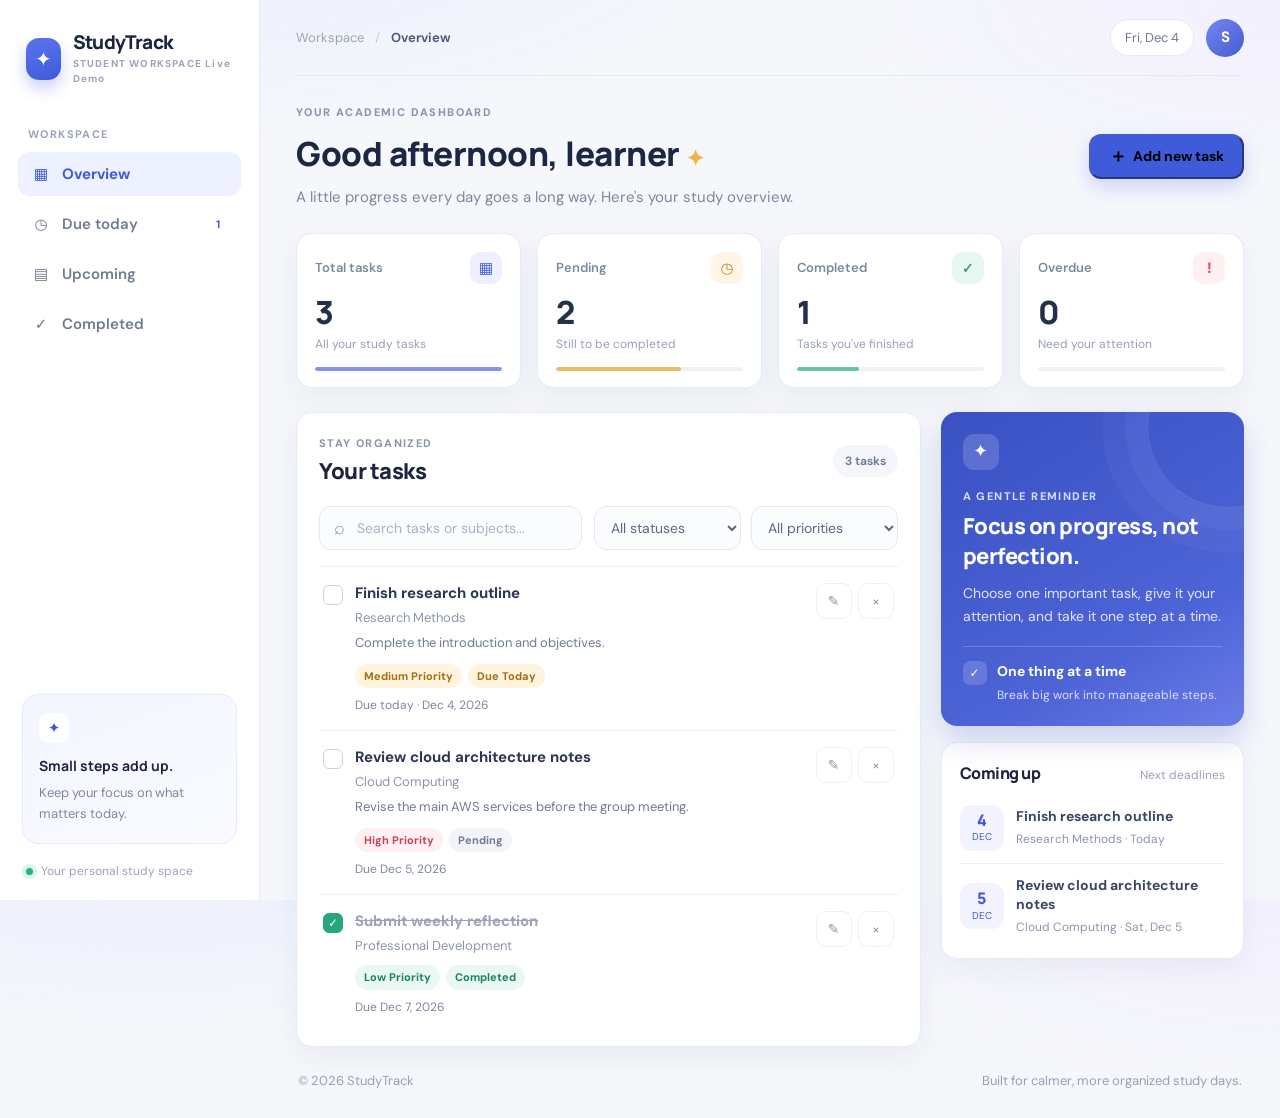
<file: index.html>
<!doctype html>
<html lang="en">
<head>
  <meta charset="utf-8">
  <meta name="viewport" content="width=device-width, initial-scale=1">
  <meta name="theme-color" content="#3b5bdb">
  <meta name="description" content="Organize student tasks and deadlines with StudyTrack.">
  <title>StudyTrack — Student Task & Deadline Tracker</title>
  <link rel="preconnect" href="https://fonts.googleapis.com">
  <link rel="preconnect" href="https://fonts.gstatic.com" crossorigin>
  <link href="https://fonts.googleapis.com/css2?family=DM+Sans:wght@400;500;600;700&family=Manrope:wght@500;600;700;800&display=swap" rel="stylesheet">
  <link rel="stylesheet" href="css/style.css">
</head>
<body>
  <a class="skip-link" href="#taskList">Skip to tasks</a>
  <div class="sidebar-overlay" id="sidebarOverlay"></div>

  <div class="app-shell">
    <aside class="sidebar" id="sidebar">
      <a class="brand" href="#">
        <span class="brand-mark" aria-hidden="true">✦</span>
        <span class="brand-text">
          <strong>StudyTrack</strong>
          <small>STUDENT WORKSPACE Live Demo</small>
        </span>
      </a>

      <div class="sidebar-label">WORKSPACE</div>
      <nav class="side-nav" aria-label="Main navigation">
        <button class="nav-item active" type="button" data-view="all">
          <span class="nav-icon" aria-hidden="true">▦</span>
          <span>Overview</span>
        </button>
        <button class="nav-item" type="button" data-view="today">
          <span class="nav-icon" aria-hidden="true">◷</span>
          <span>Due today</span>
          <b id="todayNavCount">0</b>
        </button>
        <button class="nav-item" type="button" data-view="upcoming">
          <span class="nav-icon" aria-hidden="true">▤</span>
          <span>Upcoming</span>
        </button>
        <button class="nav-item" type="button" data-view="completed">
          <span class="nav-icon" aria-hidden="true">✓</span>
          <span>Completed</span>
        </button>
      </nav>

      <div class="sidebar-note">
        <div class="note-icon" aria-hidden="true">✦</div>
        <strong>Small steps add up.</strong>
        <p>Keep your focus on what matters today.</p>
      </div>
      <div class="sidebar-bottom">
        <span class="online-dot" aria-hidden="true"></span>
        Your personal study space
      </div>
    </aside>

    <main class="main-content">
      <header class="topbar">
        <button class="mobile-menu" id="mobileMenu" type="button" aria-label="Toggle navigation" aria-expanded="false" aria-controls="sidebar">☰</button>
        <div class="breadcrumb-text">Workspace <span>/</span> <strong id="pageHeading">Overview</strong></div>
        <div class="topbar-right">
          <span class="date-pill" id="todayDate">Today</span>
          <button class="avatar" id="focusButton" type="button" aria-label="Show focus tip">S</button>
        </div>
      </header>

      <section class="welcome-row">
        <div class="welcome-copy">
          <p class="eyebrow">YOUR ACADEMIC DASHBOARD</p>
          <h1 id="greeting">Good day, learner <span class="wave" aria-hidden="true">✦</span></h1>
          <p class="welcome-subtitle">A little progress every day goes a long way. Here's your study overview.</p>
        </div>
        <button class="btn btn-primary add-main-btn" id="openAddTask" type="button">
          <span class="plus" aria-hidden="true">＋</span> Add new task
        </button>
      </section>

      <section class="stats-grid" aria-label="Task summary">
        <button class="stat-card stat-total" type="button" data-stat-filter="all">
          <div class="stat-top"><span>Total tasks</span><span class="stat-icon" aria-hidden="true">▦</span></div>
          <div class="stat-number" id="totalCount">0</div>
          <div class="stat-foot">All your study tasks</div>
          <div class="stat-line"><span id="totalBar"></span></div>
        </button>
        <button class="stat-card stat-pending" type="button" data-stat-filter="pending">
          <div class="stat-top"><span>Pending</span><span class="stat-icon" aria-hidden="true">◷</span></div>
          <div class="stat-number" id="pendingCount">0</div>
          <div class="stat-foot">Still to be completed</div>
          <div class="stat-line"><span id="pendingBar"></span></div>
        </button>
        <button class="stat-card stat-done" type="button" data-stat-filter="completed">
          <div class="stat-top"><span>Completed</span><span class="stat-icon" aria-hidden="true">✓</span></div>
          <div class="stat-number" id="completedCount">0</div>
          <div class="stat-foot">Tasks you've finished</div>
          <div class="stat-line"><span id="completedBar"></span></div>
        </button>
        <button class="stat-card stat-overdue" type="button" data-stat-filter="overdue">
          <div class="stat-top"><span>Overdue</span><span class="stat-icon" aria-hidden="true">!</span></div>
          <div class="stat-number" id="overdueCount">0</div>
          <div class="stat-foot">Need your attention</div>
          <div class="stat-line"><span id="overdueBar"></span></div>
        </button>
      </section>

      <section class="content-grid">
        <div class="tasks-panel panel">
          <div class="panel-heading">
            <div>
              <p class="eyebrow">STAY ORGANIZED</p>
              <h2 id="taskSectionTitle">Your tasks</h2>
            </div>
            <span class="task-total-badge" id="visibleTaskCount">0 tasks</span>
          </div>

          <div class="toolbar">
            <label class="search-wrap" for="searchInput">
              <span aria-hidden="true">⌕</span>
              <input id="searchInput" type="search" placeholder="Search tasks or subjects..." aria-label="Search tasks">
            </label>
            <div class="filter-row">
              <select id="statusFilter" class="form-select" aria-label="Filter by status">
                <option value="all">All statuses</option>
                <option value="pending">Pending</option>
                <option value="completed">Completed</option>
                <option value="overdue">Overdue</option>
                <option value="today">Due today</option>
              </select>
              <select id="priorityFilter" class="form-select" aria-label="Filter by priority">
                <option value="all">All priorities</option>
                <option value="high">High priority</option>
                <option value="medium">Medium priority</option>
                <option value="low">Low priority</option>
              </select>
            </div>
          </div>

          <div id="taskList" class="task-list" aria-live="polite"></div>
          <div id="emptyState" class="empty-state">
            <div class="empty-illustration" aria-hidden="true">✎</div>
            <h3>Your next win starts here</h3>
            <p>Add your first task to bring your study plan together in one place.</p>
            <button class="btn btn-outline-primary" id="emptyAddTask" type="button">Create your first task</button>
          </div>
        </div>

        <aside class="right-column">
          <section class="focus-card">
            <div class="focus-orb" aria-hidden="true">✦</div>
            <p class="eyebrow">A GENTLE REMINDER</p>
            <h2>Focus on progress, not perfection.</h2>
            <p>Choose one important task, give it your attention, and take it one step at a time.</p>
            <div class="focus-divider"></div>
            <div class="focus-tip">
              <span aria-hidden="true">✓</span>
              <div>
                <strong>One thing at a time</strong>
                <small>Break big work into manageable steps.</small>
              </div>
            </div>
          </section>
          <section class="panel upcoming-panel">
            <div class="mini-panel-heading">
              <h3>Coming up</h3>
              <span>Next deadlines</span>
            </div>
            <div id="upcomingList" class="upcoming-list"></div>
          </section>
        </aside>
      </section>

      <footer class="footer">
        <span>© <span id="year"></span> StudyTrack</span>
        <span>Built for calmer, more organized study days.</span>
      </footer>
    </main>
  </div>

  <div class="modal" id="taskModal" tabindex="-1" role="dialog" aria-labelledby="taskModalLabel" aria-hidden="true">
    <div class="modal-dialog modal-dialog-centered">
      <div class="modal-content task-modal-content">
        <div class="modal-header">
          <div>
            <p class="eyebrow mb-1">MAKE A PLAN</p>
            <h2 class="modal-title" id="taskModalLabel">Add a new task</h2>
          </div>
          <button type="button" class="btn-close" data-close-modal aria-label="Close"></button>
        </div>
        <form id="taskForm" novalidate>
          <div class="modal-body">
            <input type="hidden" id="taskId">
            <div class="field">
              <label for="taskTitle" class="form-label">Task title <span class="required">*</span></label>
              <input id="taskTitle" class="form-control" maxlength="120" placeholder="e.g. Prepare research presentation" required>
              <div class="invalid-feedback">Please enter a task title.</div>
            </div>
            <div class="field">
              <label for="taskSubject" class="form-label">Subject or course <span class="required">*</span></label>
              <input id="taskSubject" class="form-control" maxlength="80" placeholder="e.g. Cloud Computing" required>
              <div class="invalid-feedback">Please enter a subject or course.</div>
            </div>
            <div class="field-row">
              <div class="field">
                <label for="taskDueDate" class="form-label">Due date <span class="required">*</span></label>
                <input type="date" id="taskDueDate" class="form-control" required>
                <div class="invalid-feedback">Choose a due date.</div>
              </div>
              <div class="field">
                <label for="taskPriority" class="form-label">Priority</label>
                <select id="taskPriority" class="form-select">
                  <option value="medium">Medium</option>
                  <option value="high">High</option>
                  <option value="low">Low</option>
                </select>
              </div>
            </div>
            <div class="field">
              <div class="label-row">
                <label for="taskDescription" class="form-label">Notes <span class="optional">(optional)</span></label>
                <span class="char-count" id="notesCount">0 / 500</span>
              </div>
              <textarea id="taskDescription" class="form-control" rows="3" maxlength="500" placeholder="Add a few details to help you get started..."></textarea>
            </div>
            <div id="formError" class="form-error" role="alert"></div>
          </div>
          <div class="modal-footer">
            <button type="button" class="btn btn-light" data-close-modal>Cancel</button>
            <button type="submit" class="btn btn-primary" id="saveTaskBtn">Save task →</button>
          </div>
        </form>
      </div>
    </div>
  </div>

  <div class="toast-container position-fixed bottom-0 end-0 p-3">
    <div id="appToast" class="toast align-items-center border-0" role="status" aria-live="polite" aria-atomic="true">
      <div class="d-flex">
        <div class="toast-body" id="toastMessage">Task saved.</div>
        <button type="button" class="btn-close me-2 m-auto" id="toastClose" aria-label="Close"></button>
      </div>
    </div>
  </div>

  <script src="js/app.js"></script>
</body>
</html>
</file>
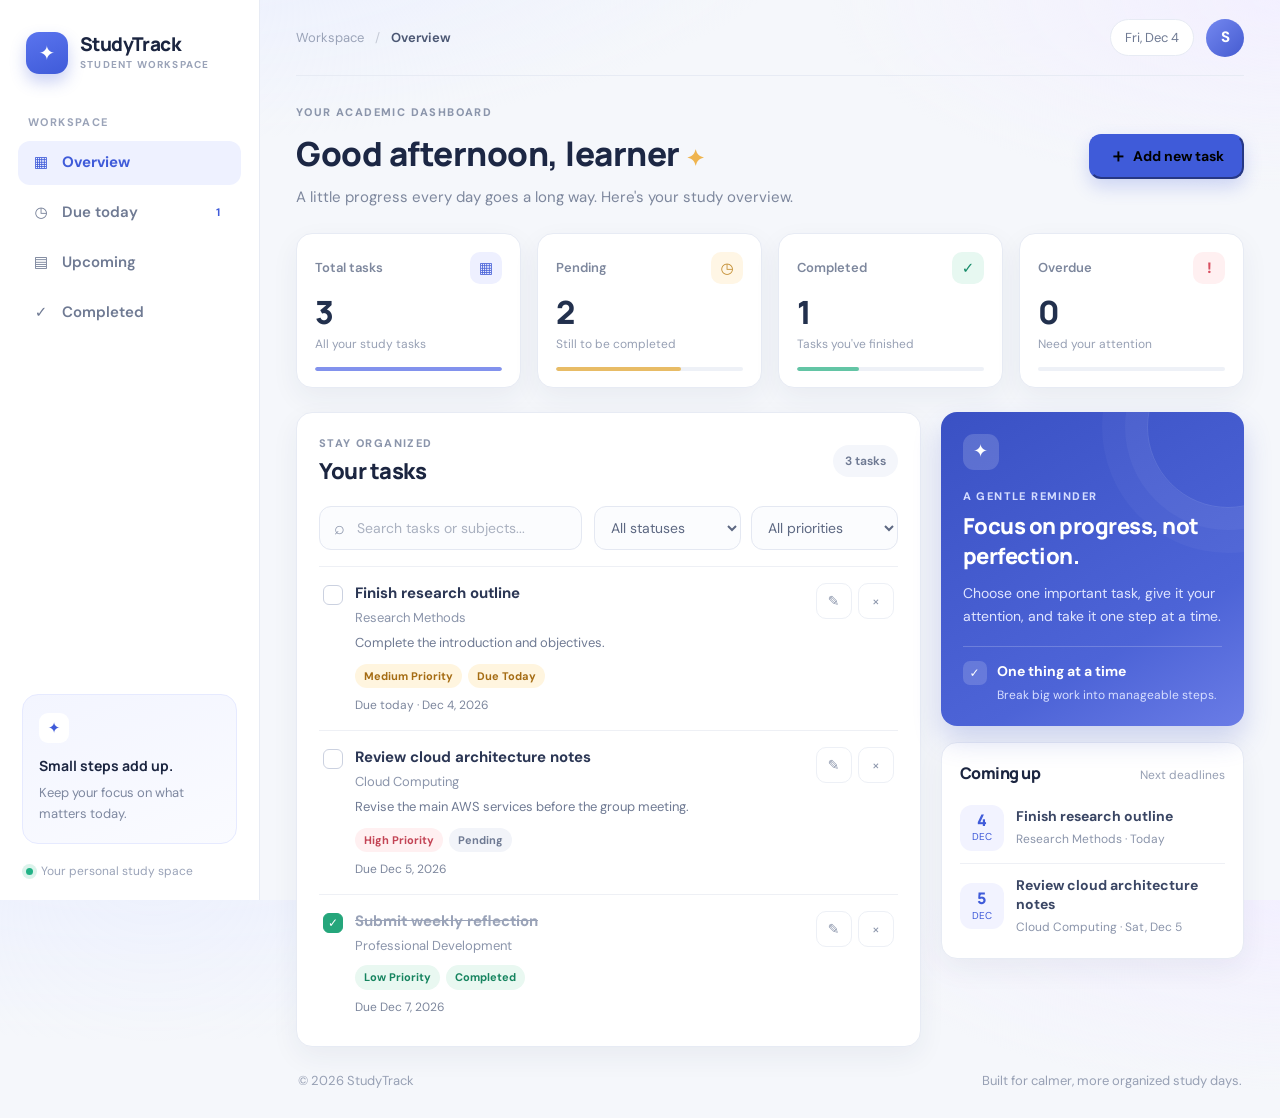
<file: studytrack/index.html>
<!doctype html>
<html lang="en">
<head>
  <meta charset="utf-8">
  <meta name="viewport" content="width=device-width, initial-scale=1">
  <meta name="theme-color" content="#3b5bdb">
  <meta name="description" content="Organize student tasks and deadlines with StudyTrack.">
  <title>StudyTrack — Student Task & Deadline Tracker</title>
  <link rel="preconnect" href="https://fonts.googleapis.com">
  <link rel="preconnect" href="https://fonts.gstatic.com" crossorigin>
  <link href="https://fonts.googleapis.com/css2?family=DM+Sans:wght@400;500;600;700&family=Manrope:wght@500;600;700;800&display=swap" rel="stylesheet">
  <link rel="stylesheet" href="css/style.css">
</head>
<body>
  <a class="skip-link" href="#taskList">Skip to tasks</a>
  <div class="sidebar-overlay" id="sidebarOverlay"></div>

  <div class="app-shell">
    <aside class="sidebar" id="sidebar">
      <a class="brand" href="#">
        <span class="brand-mark" aria-hidden="true">✦</span>
        <span class="brand-text">
          <strong>StudyTrack</strong>
          <small>STUDENT WORKSPACE</small>
        </span>
      </a>

      <div class="sidebar-label">WORKSPACE</div>
      <nav class="side-nav" aria-label="Main navigation">
        <button class="nav-item active" type="button" data-view="all">
          <span class="nav-icon" aria-hidden="true">▦</span>
          <span>Overview</span>
        </button>
        <button class="nav-item" type="button" data-view="today">
          <span class="nav-icon" aria-hidden="true">◷</span>
          <span>Due today</span>
          <b id="todayNavCount">0</b>
        </button>
        <button class="nav-item" type="button" data-view="upcoming">
          <span class="nav-icon" aria-hidden="true">▤</span>
          <span>Upcoming</span>
        </button>
        <button class="nav-item" type="button" data-view="completed">
          <span class="nav-icon" aria-hidden="true">✓</span>
          <span>Completed</span>
        </button>
      </nav>

      <div class="sidebar-note">
        <div class="note-icon" aria-hidden="true">✦</div>
        <strong>Small steps add up.</strong>
        <p>Keep your focus on what matters today.</p>
      </div>
      <div class="sidebar-bottom">
        <span class="online-dot" aria-hidden="true"></span>
        Your personal study space
      </div>
    </aside>

    <main class="main-content">
      <header class="topbar">
        <button class="mobile-menu" id="mobileMenu" type="button" aria-label="Toggle navigation" aria-expanded="false" aria-controls="sidebar">☰</button>
        <div class="breadcrumb-text">Workspace <span>/</span> <strong id="pageHeading">Overview</strong></div>
        <div class="topbar-right">
          <span class="date-pill" id="todayDate">Today</span>
          <button class="avatar" id="focusButton" type="button" aria-label="Show focus tip">S</button>
        </div>
      </header>

      <section class="welcome-row">
        <div class="welcome-copy">
          <p class="eyebrow">YOUR ACADEMIC DASHBOARD</p>
          <h1 id="greeting">Good day, learner <span class="wave" aria-hidden="true">✦</span></h1>
          <p class="welcome-subtitle">A little progress every day goes a long way. Here's your study overview.</p>
        </div>
        <button class="btn btn-primary add-main-btn" id="openAddTask" type="button">
          <span class="plus" aria-hidden="true">＋</span> Add new task
        </button>
      </section>

      <section class="stats-grid" aria-label="Task summary">
        <button class="stat-card stat-total" type="button" data-stat-filter="all">
          <div class="stat-top"><span>Total tasks</span><span class="stat-icon" aria-hidden="true">▦</span></div>
          <div class="stat-number" id="totalCount">0</div>
          <div class="stat-foot">All your study tasks</div>
          <div class="stat-line"><span id="totalBar"></span></div>
        </button>
        <button class="stat-card stat-pending" type="button" data-stat-filter="pending">
          <div class="stat-top"><span>Pending</span><span class="stat-icon" aria-hidden="true">◷</span></div>
          <div class="stat-number" id="pendingCount">0</div>
          <div class="stat-foot">Still to be completed</div>
          <div class="stat-line"><span id="pendingBar"></span></div>
        </button>
        <button class="stat-card stat-done" type="button" data-stat-filter="completed">
          <div class="stat-top"><span>Completed</span><span class="stat-icon" aria-hidden="true">✓</span></div>
          <div class="stat-number" id="completedCount">0</div>
          <div class="stat-foot">Tasks you've finished</div>
          <div class="stat-line"><span id="completedBar"></span></div>
        </button>
        <button class="stat-card stat-overdue" type="button" data-stat-filter="overdue">
          <div class="stat-top"><span>Overdue</span><span class="stat-icon" aria-hidden="true">!</span></div>
          <div class="stat-number" id="overdueCount">0</div>
          <div class="stat-foot">Need your attention</div>
          <div class="stat-line"><span id="overdueBar"></span></div>
        </button>
      </section>

      <section class="content-grid">
        <div class="tasks-panel panel">
          <div class="panel-heading">
            <div>
              <p class="eyebrow">STAY ORGANIZED</p>
              <h2 id="taskSectionTitle">Your tasks</h2>
            </div>
            <span class="task-total-badge" id="visibleTaskCount">0 tasks</span>
          </div>

          <div class="toolbar">
            <label class="search-wrap" for="searchInput">
              <span aria-hidden="true">⌕</span>
              <input id="searchInput" type="search" placeholder="Search tasks or subjects..." aria-label="Search tasks">
            </label>
            <div class="filter-row">
              <select id="statusFilter" class="form-select" aria-label="Filter by status">
                <option value="all">All statuses</option>
                <option value="pending">Pending</option>
                <option value="completed">Completed</option>
                <option value="overdue">Overdue</option>
                <option value="today">Due today</option>
              </select>
              <select id="priorityFilter" class="form-select" aria-label="Filter by priority">
                <option value="all">All priorities</option>
                <option value="high">High priority</option>
                <option value="medium">Medium priority</option>
                <option value="low">Low priority</option>
              </select>
            </div>
          </div>

          <div id="taskList" class="task-list" aria-live="polite"></div>
          <div id="emptyState" class="empty-state">
            <div class="empty-illustration" aria-hidden="true">✎</div>
            <h3>Your next win starts here</h3>
            <p>Add your first task to bring your study plan together in one place.</p>
            <button class="btn btn-outline-primary" id="emptyAddTask" type="button">Create your first task</button>
          </div>
        </div>

        <aside class="right-column">
          <section class="focus-card">
            <div class="focus-orb" aria-hidden="true">✦</div>
            <p class="eyebrow">A GENTLE REMINDER</p>
            <h2>Focus on progress, not perfection.</h2>
            <p>Choose one important task, give it your attention, and take it one step at a time.</p>
            <div class="focus-divider"></div>
            <div class="focus-tip">
              <span aria-hidden="true">✓</span>
              <div>
                <strong>One thing at a time</strong>
                <small>Break big work into manageable steps.</small>
              </div>
            </div>
          </section>
          <section class="panel upcoming-panel">
            <div class="mini-panel-heading">
              <h3>Coming up</h3>
              <span>Next deadlines</span>
            </div>
            <div id="upcomingList" class="upcoming-list"></div>
          </section>
        </aside>
      </section>

      <footer class="footer">
        <span>© <span id="year"></span> StudyTrack</span>
        <span>Built for calmer, more organized study days.</span>
      </footer>
    </main>
  </div>

  <div class="modal" id="taskModal" tabindex="-1" role="dialog" aria-labelledby="taskModalLabel" aria-hidden="true">
    <div class="modal-dialog modal-dialog-centered">
      <div class="modal-content task-modal-content">
        <div class="modal-header">
          <div>
            <p class="eyebrow mb-1">MAKE A PLAN</p>
            <h2 class="modal-title" id="taskModalLabel">Add a new task</h2>
          </div>
          <button type="button" class="btn-close" data-close-modal aria-label="Close"></button>
        </div>
        <form id="taskForm" novalidate>
          <div class="modal-body">
            <input type="hidden" id="taskId">
            <div class="field">
              <label for="taskTitle" class="form-label">Task title <span class="required">*</span></label>
              <input id="taskTitle" class="form-control" maxlength="120" placeholder="e.g. Prepare research presentation" required>
              <div class="invalid-feedback">Please enter a task title.</div>
            </div>
            <div class="field">
              <label for="taskSubject" class="form-label">Subject or course <span class="required">*</span></label>
              <input id="taskSubject" class="form-control" maxlength="80" placeholder="e.g. Cloud Computing" required>
              <div class="invalid-feedback">Please enter a subject or course.</div>
            </div>
            <div class="field-row">
              <div class="field">
                <label for="taskDueDate" class="form-label">Due date <span class="required">*</span></label>
                <input type="date" id="taskDueDate" class="form-control" required>
                <div class="invalid-feedback">Choose a due date.</div>
              </div>
              <div class="field">
                <label for="taskPriority" class="form-label">Priority</label>
                <select id="taskPriority" class="form-select">
                  <option value="medium">Medium</option>
                  <option value="high">High</option>
                  <option value="low">Low</option>
                </select>
              </div>
            </div>
            <div class="field">
              <div class="label-row">
                <label for="taskDescription" class="form-label">Notes <span class="optional">(optional)</span></label>
                <span class="char-count" id="notesCount">0 / 500</span>
              </div>
              <textarea id="taskDescription" class="form-control" rows="3" maxlength="500" placeholder="Add a few details to help you get started..."></textarea>
            </div>
            <div id="formError" class="form-error" role="alert"></div>
          </div>
          <div class="modal-footer">
            <button type="button" class="btn btn-light" data-close-modal>Cancel</button>
            <button type="submit" class="btn btn-primary" id="saveTaskBtn">Save task →</button>
          </div>
        </form>
      </div>
    </div>
  </div>

  <div class="toast-container position-fixed bottom-0 end-0 p-3">
    <div id="appToast" class="toast align-items-center border-0" role="status" aria-live="polite" aria-atomic="true">
      <div class="d-flex">
        <div class="toast-body" id="toastMessage">Task saved.</div>
        <button type="button" class="btn-close me-2 m-auto" id="toastClose" aria-label="Close"></button>
      </div>
    </div>
  </div>

  <script src="js/app.js"></script>
</body>
</html>
</file>
<file: css/style.css>
:root {
  --ink: #1b2540;
  --muted: #7a849c;
  --primary: #3f5bd9;
  --primary-dark: #3148bc;
  --primary-soft: #eef1ff;
  --line: #e7ebf4;
  --canvas: #f5f7fb;
  --card: #ffffff;
  --shadow: 0 10px 28px rgba(31, 45, 90, 0.06);
  --radius: 16px;
  --control-h: 44px;
  --sidebar-w: 260px;
}

* { box-sizing: border-box; }

html, body { height: 100%; }

body {
  margin: 0;
  background:
    radial-gradient(1200px 420px at 12% -10%, #e9eeff 0%, transparent 55%),
    radial-gradient(900px 380px at 100% 0%, #f3f0ff 0%, transparent 50%),
    var(--canvas);
  color: var(--ink);
  font-family: 'DM Sans', 'Segoe UI', system-ui, sans-serif;
  font-size: 15px;
  line-height: 1.5;
}

button, input, select, textarea { font: inherit; }

.skip-link {
  position: absolute;
  left: 12px;
  top: -40px;
  z-index: 2000;
  background: var(--primary);
  color: #fff;
  padding: 8px 12px;
  border-radius: 8px;
}

.skip-link:focus { top: 12px; }

.app-shell { min-height: 100vh; }

/* Sidebar */
.sidebar {
  width: var(--sidebar-w);
  position: fixed;
  inset: 0 auto 0 0;
  background: var(--card);
  border-right: 1px solid var(--line);
  padding: 28px 18px 20px;
  display: flex;
  flex-direction: column;
  z-index: 1040;
  transition: transform 0.25s ease;
}

.brand {
  display: flex;
  gap: 12px;
  align-items: center;
  padding: 4px 8px;
  text-decoration: none;
  color: var(--ink);
}

.brand-mark {
  display: grid;
  place-items: center;
  width: 42px;
  height: 42px;
  border-radius: 13px;
  background: linear-gradient(160deg, #5a74ee, var(--primary));
  color: #fff;
  font-size: 20px;
  box-shadow: 0 8px 16px rgba(63, 91, 217, 0.28);
}

.brand-text strong {
  display: block;
  font-family: Manrope, sans-serif;
  font-size: 19px;
  font-weight: 800;
  letter-spacing: -0.6px;
  line-height: 1.1;
}

.brand-text small {
  display: block;
  color: #9aa3b8;
  font-size: 10px;
  letter-spacing: 1.2px;
  margin-top: 3px;
  font-weight: 700;
}

.sidebar-label {
  margin: 36px 10px 10px;
  font-size: 11px;
  letter-spacing: 1.4px;
  color: #9aa3b8;
  font-weight: 700;
}

.side-nav { display: grid; gap: 6px; }

.nav-item {
  border: 0;
  border-radius: 12px;
  background: transparent;
  min-height: 44px;
  padding: 10px 12px;
  text-align: left;
  color: #6f7a93;
  font-weight: 600;
  display: flex;
  align-items: center;
  gap: 10px;
  width: 100%;
  cursor: pointer;
}

.nav-item span:not(.nav-icon) { flex: 1; }

.nav-icon {
  width: 22px;
  text-align: center;
  flex: 0 0 22px;
}

.nav-item:hover,
.nav-item:focus-visible {
  color: var(--primary);
  background: var(--primary-soft);
  outline: none;
}

.nav-item.active {
  color: var(--primary);
  background: var(--primary-soft);
  font-weight: 700;
}

.nav-item b {
  min-width: 22px;
  text-align: center;
  font-size: 11px;
  background: #fff;
  color: var(--primary);
  border-radius: 999px;
  padding: 2px 7px;
  line-height: 1.5;
}

.sidebar-note {
  margin: auto 4px 18px;
  padding: 18px 16px;
  border-radius: 16px;
  background: linear-gradient(160deg, #f3f5ff, #fafbff);
  border: 1px solid #e6eaff;
}

.note-icon {
  width: 30px;
  height: 30px;
  display: grid;
  place-items: center;
  background: #fff;
  color: var(--primary);
  border-radius: 9px;
  margin-bottom: 12px;
}

.sidebar-note strong {
  font-family: Manrope, sans-serif;
  font-size: 14px;
  font-weight: 700;
}

.sidebar-note p {
  color: #7e88a0;
  line-height: 1.6;
  font-size: 13px;
  margin: 6px 0 0;
}

.sidebar-bottom {
  color: #9aa3b8;
  font-size: 12px;
  padding: 0 8px;
  display: flex;
  align-items: center;
  gap: 8px;
}

.online-dot {
  width: 7px;
  height: 7px;
  background: #22b286;
  border-radius: 50%;
  box-shadow: 0 0 0 4px rgba(34, 178, 134, 0.16);
}

.sidebar-overlay {
  display: none;
  position: fixed;
  inset: 0;
  background: rgba(20, 28, 52, 0.38);
  z-index: 1035;
  pointer-events: none;
}

.sidebar-overlay.is-visible {
  display: block;
  pointer-events: auto;
}

/* Main */
.main-content {
  margin-left: var(--sidebar-w);
  min-height: 100vh;
  padding: 0 36px 28px;
  max-width: 1480px;
}

.topbar {
  height: 76px;
  display: flex;
  align-items: center;
  justify-content: space-between;
  gap: 16px;
  border-bottom: 1px solid var(--line);
}

.breadcrumb-text {
  color: #9aa3b8;
  font-size: 13px;
  min-width: 0;
}

.breadcrumb-text span { padding: 0 8px; color: #c5cad6; }
.breadcrumb-text strong { color: #4b5773; font-weight: 650; }

.topbar-right {
  display: flex;
  align-items: center;
  gap: 12px;
  margin-left: auto;
}

.date-pill {
  border: 1px solid var(--line);
  color: #6f7a93;
  border-radius: 999px;
  padding: 8px 14px;
  font-size: 13px;
  background: #fff;
  white-space: nowrap;
}

.avatar {
  border: 0;
  width: 38px;
  height: 38px;
  border-radius: 50%;
  color: #fff;
  background: linear-gradient(135deg, #7488f0, #455bd0);
  font-weight: 800;
  cursor: pointer;
}

.avatar:hover,
.avatar:focus-visible {
  transform: translateY(-1px);
  outline: none;
  box-shadow: 0 0 0 3px #d9e0ff;
}

.mobile-menu {
  display: none;
  border: 1px solid var(--line);
  background: #fff;
  border-radius: 10px;
  width: 40px;
  height: 40px;
  align-items: center;
  justify-content: center;
  cursor: pointer;
}

.welcome-row {
  display: flex;
  justify-content: space-between;
  align-items: center;
  gap: 20px;
  padding: 28px 0 24px;
}

.welcome-copy { min-width: 0; }

.eyebrow {
  color: #8b95ab;
  font-size: 11px;
  font-weight: 800;
  letter-spacing: 1.4px;
  margin: 0 0 8px;
}

h1, h2, h3 {
  font-family: Manrope, sans-serif;
  letter-spacing: -0.5px;
}

.welcome-row h1 {
  font-size: clamp(26px, 2.6vw, 34px);
  font-weight: 800;
  margin: 0;
  color: #1c2744;
}

.wave { font-size: 22px; color: #efb44e; }

.welcome-subtitle {
  color: #7d879d;
  margin: 8px 0 0;
  font-size: 15px;
  max-width: 540px;
}

.btn {
  border-radius: 12px;
  font-weight: 700;
  font-size: 14px;
  min-height: var(--control-h);
  padding: 10px 18px;
  display: inline-flex;
  align-items: center;
  justify-content: center;
  gap: 6px;
}

.btn-primary {
  background: var(--primary);
  border-color: var(--primary);
  box-shadow: 0 8px 18px rgba(63, 91, 217, 0.22);
}

.btn-primary:hover,
.btn-primary:focus {
  background: var(--primary-dark);
  border-color: var(--primary-dark);
}

.add-main-btn {
  white-space: nowrap;
  flex: 0 0 auto;
  padding: 10px 18px;
}

.plus {
  font-size: 18px;
  line-height: 1;
}

/* Stats */
.stats-grid {
  display: grid;
  grid-template-columns: repeat(4, minmax(0, 1fr));
  gap: 16px;
  margin-bottom: 24px;
}

.stat-card {
  background: var(--card);
  border: 1px solid var(--line);
  border-radius: var(--radius);
  padding: 18px 18px 16px;
  box-shadow: var(--shadow);
  min-width: 0;
  text-align: left;
  width: 100%;
  cursor: pointer;
  transition: transform 0.15s ease, box-shadow 0.15s ease;
}

.stat-card:hover,
.stat-card:focus-visible {
  transform: translateY(-2px);
  box-shadow: 0 14px 28px rgba(31, 45, 90, 0.08);
  outline: none;
}

.stat-top {
  display: flex;
  align-items: center;
  justify-content: space-between;
  color: #7d879d;
  font-size: 13px;
  font-weight: 600;
}

.stat-icon {
  display: grid;
  place-items: center;
  width: 32px;
  height: 32px;
  border-radius: 10px;
  font-size: 15px;
  font-weight: 800;
}

.stat-total .stat-icon { color: #4a63d8; background: #eef0ff; }
.stat-pending .stat-icon { color: #c18b2e; background: #fff6e5; }
.stat-done .stat-icon { color: #168b69; background: #e7f8f1; }
.stat-overdue .stat-icon { color: #d84f60; background: #fff0f1; }

.stat-number {
  font-family: Manrope, sans-serif;
  font-size: 32px;
  font-weight: 800;
  letter-spacing: -1px;
  margin-top: 10px;
  line-height: 1.15;
  color: #22304d;
}

.stat-foot {
  color: #97a0b4;
  font-size: 12px;
  margin-top: 4px;
}

.stat-line {
  height: 4px;
  background: #eef1f7;
  border-radius: 10px;
  margin-top: 14px;
  overflow: hidden;
}

.stat-line span {
  display: block;
  height: 100%;
  width: 0;
  border-radius: inherit;
  background: #8292ed;
  transition: width 0.35s ease;
}

.stat-pending .stat-line span { background: #e8bc66; }
.stat-done .stat-line span { background: #63c5a5; }
.stat-overdue .stat-line span { background: #e78b96; }

.content-grid {
  display: grid;
  grid-template-columns: minmax(0, 1.75fr) minmax(260px, 0.85fr);
  gap: 20px;
  align-items: start;
}

.panel {
  background: var(--card);
  border: 1px solid var(--line);
  border-radius: var(--radius);
  box-shadow: var(--shadow);
}

.tasks-panel {
  padding: 22px 22px 14px;
  min-width: 0;
}

.panel-heading {
  display: flex;
  align-items: center;
  justify-content: space-between;
  gap: 12px;
}

.panel-heading .eyebrow { margin-bottom: 4px; }
.panel-heading h2 { margin: 0; font-size: 22px; font-weight: 800; }

.task-total-badge {
  color: #6f7a93;
  background: #f4f6fb;
  padding: 7px 12px;
  border-radius: 999px;
  font-size: 12px;
  font-weight: 650;
  white-space: nowrap;
}

.toolbar {
  display: flex;
  align-items: stretch;
  gap: 12px;
  flex-wrap: wrap;
  margin-top: 18px;
  padding-bottom: 16px;
  border-bottom: 1px solid #eef0f5;
}

.search-wrap {
  display: flex;
  align-items: center;
  gap: 10px;
  padding: 0 14px;
  border: 1px solid #e4e8f2;
  border-radius: 12px;
  min-height: var(--control-h);
  color: #8b95ab;
  background: #fbfcfe;
  flex: 1 1 240px;
  min-width: 0;
}

.search-wrap:focus-within {
  border-color: #9ba8f3;
  background: #fff;
  box-shadow: 0 0 0 3px rgba(63, 91, 217, 0.12);
}

.search-wrap > span { font-size: 18px; line-height: 1; }

.search-wrap input {
  border: 0;
  outline: 0;
  min-width: 0;
  width: 100%;
  color: var(--ink);
  background: transparent;
  font-size: 14px;
  height: 42px;
}

.search-wrap input::placeholder { color: #aab1c0; }

.filter-row {
  display: flex;
  align-items: stretch;
  gap: 10px;
  flex: 1 1 280px;
  min-width: 0;
}

.form-select,
.form-control {
  min-height: var(--control-h);
  color: var(--ink);
  border-color: #e4e8f2;
  border-radius: 12px;
  font-size: 14px;
  box-shadow: none !important;
}

.filter-row .form-select {
  flex: 1 1 0;
  min-width: 0;
  color: #5d6882;
  background-color: #fbfcfe;
}

.form-control:focus,
.form-select:focus {
  border-color: #9ba8f3;
  background: #fff;
}

.form-control::placeholder { color: #b0b7c5; }

.task-list { display: grid; }

.task-item {
  display: grid;
  grid-template-columns: minmax(0, 1fr) auto;
  gap: 12px;
  padding: 16px 4px;
  border-bottom: 1px solid #eef0f5;
  animation: appear 0.2s ease;
  align-items: start;
}

.task-item:last-child { border-bottom: 0; }

.task-main {
  display: flex;
  align-items: flex-start;
  gap: 12px;
  min-width: 0;
}

.task-check {
  appearance: none;
  flex: 0 0 20px;
  width: 20px;
  height: 20px;
  border: 1.5px solid #cbd1e0;
  border-radius: 6px;
  margin: 2px 0 0;
  cursor: pointer;
  display: grid;
  place-items: center;
  background: #fff;
}

.task-check:checked {
  border-color: #25a67b;
  background: #25a67b;
}

.task-check:checked:after {
  content: '✓';
  color: #fff;
  font-size: 12px;
  font-weight: 800;
}

.task-copy { min-width: 0; }

.task-title {
  font-weight: 700;
  font-size: 15px;
  line-height: 1.45;
  overflow-wrap: anywhere;
  color: #2b3654;
}

.is-completed .task-title {
  text-decoration: line-through;
  color: #9aa3b8;
}

.task-subject {
  color: #8b95ab;
  font-size: 13px;
  margin-top: 3px;
}

.task-description {
  color: #6f7a93;
  font-size: 13px;
  margin-top: 6px;
  line-height: 1.55;
  overflow-wrap: anywhere;
}

.task-meta {
  display: flex;
  flex-wrap: wrap;
  align-items: center;
  gap: 6px;
  margin-top: 10px;
}

.priority-badge,
.status-badge {
  font-size: 11px;
  font-weight: 700;
  border-radius: 999px;
  padding: 4px 9px;
  text-transform: capitalize;
}

.priority-high { color: #c34455; background: #fff0f1; }
.priority-medium { color: #a56c13; background: #fff5df; }
.priority-low { color: #16845f; background: #e9f8f1; }
.status-badge { color: #6f7a93; background: #f2f4f9; }
.status-overdue { color: #c34455; background: #fff0f1; }
.status-today { color: #a56c13; background: #fff5df; }
.status-completed { color: #16845f; background: #e9f8f1; }

.task-due {
  font-size: 12px;
  color: #7d879d;
  margin-top: 8px;
}

.overdue-text { color: #d84f60; font-weight: 700; }

.task-actions {
  display: flex;
  align-items: center;
  gap: 6px;
  padding-top: 0;
}

.icon-btn {
  width: 36px;
  height: 36px;
  display: grid;
  place-items: center;
  border: 1px solid #edf0f6;
  border-radius: 10px;
  background: #fff;
  color: #8b95ab;
  cursor: pointer;
  font-size: 14px;
}

.icon-btn:hover,
.icon-btn:focus-visible {
  color: var(--primary);
  background: #f2f3ff;
  outline: none;
}

.icon-btn.delete:hover,
.icon-btn.delete:focus-visible {
  color: #d84f60;
  background: #fff0f1;
}

.empty-state {
  text-align: center;
  padding: 40px 16px 44px;
}

.empty-illustration {
  margin: 0 auto 12px;
  display: grid;
  place-items: center;
  width: 56px;
  height: 56px;
  border-radius: 16px;
  background: #f0f2ff;
  color: #596fe0;
  font-size: 24px;
}

.empty-state h3 {
  font-size: 18px;
  font-weight: 800;
  margin-bottom: 8px;
}

.empty-state p {
  color: #7d879d;
  font-size: 14px;
  max-width: 320px;
  margin: 0 auto 16px;
  line-height: 1.7;
}

.btn-outline-primary {
  color: var(--primary);
  border-color: #dce1ff;
  background: #fff;
}

.btn-outline-primary:hover {
  color: #fff;
  background: var(--primary);
}

.right-column {
  display: grid;
  gap: 16px;
  min-width: 0;
}

.focus-card {
  padding: 22px;
  border-radius: var(--radius);
  background: linear-gradient(150deg, #3a51c4, #4d64d7 70%, #6a7ce6);
  color: #fff;
  position: relative;
  overflow: hidden;
  box-shadow: 0 14px 28px rgba(58, 81, 196, 0.22);
}

.focus-card:after {
  content: '';
  position: absolute;
  width: 160px;
  height: 160px;
  border: 1px solid rgba(255, 255, 255, 0.12);
  border-radius: 50%;
  right: -65px;
  top: -66px;
  box-shadow: 0 0 0 22px rgba(255, 255, 255, 0.04), 0 0 0 45px rgba(255, 255, 255, 0.03);
}

.focus-orb {
  width: 36px;
  height: 36px;
  display: grid;
  place-items: center;
  border-radius: 11px;
  background: rgba(255, 255, 255, 0.16);
  margin-bottom: 18px;
  font-size: 18px;
}

.focus-card .eyebrow { color: #d4dcff; font-size: 11px; }

.focus-card h2 {
  font-size: 22px;
  line-height: 1.35;
  font-weight: 800;
  max-width: 240px;
  margin: 0 0 10px;
}

.focus-card > p:not(.eyebrow) {
  color: #e0e5ff;
  font-size: 14px;
  line-height: 1.65;
  margin: 0;
}

.focus-divider {
  height: 1px;
  background: rgba(255, 255, 255, 0.2);
  margin: 18px 0 14px;
}

.focus-tip {
  display: flex;
  gap: 10px;
  align-items: flex-start;
}

.focus-tip > span {
  display: grid;
  place-items: center;
  width: 24px;
  height: 24px;
  flex: 0 0 24px;
  background: rgba(255, 255, 255, 0.16);
  border-radius: 7px;
  font-size: 12px;
}

.focus-tip strong { display: block; font-size: 14px; }

.focus-tip small {
  display: block;
  color: #d7deff;
  font-size: 12px;
  margin-top: 4px;
  line-height: 1.5;
}

.upcoming-panel { padding: 18px 18px 10px; }

.mini-panel-heading {
  display: flex;
  justify-content: space-between;
  align-items: baseline;
  gap: 8px;
  margin-bottom: 8px;
}

.mini-panel-heading h3 { font-size: 16px; font-weight: 800; margin: 0; }
.mini-panel-heading span { font-size: 12px; color: #97a0b4; }

.upcoming-item {
  display: flex;
  gap: 12px;
  align-items: center;
  padding: 12px 0;
  border-bottom: 1px solid #eef0f5;
}

.upcoming-item:last-child { border-bottom: 0; }

.date-square {
  width: 44px;
  flex: 0 0 44px;
  height: 46px;
  display: grid;
  place-content: center;
  text-align: center;
  border-radius: 12px;
  background: #f2f3ff;
  color: var(--primary);
}

.date-square strong {
  font-family: Manrope, sans-serif;
  font-size: 16px;
  font-weight: 800;
  line-height: 1.15;
}

.date-square small {
  font-size: 10px;
  text-transform: uppercase;
}

.upcoming-copy { min-width: 0; }

.upcoming-copy strong {
  display: block;
  color: #3a4664;
  font-size: 14px;
  line-height: 1.4;
  overflow-wrap: anywhere;
}

.upcoming-copy small {
  color: #8b95ab;
  display: block;
  margin-top: 3px;
  font-size: 12px;
}

.upcoming-empty {
  color: #97a0b4;
  font-size: 13px;
  line-height: 1.7;
  padding: 14px 0;
}

.footer {
  display: flex;
  justify-content: space-between;
  gap: 12px;
  color: #97a0b4;
  font-size: 13px;
  padding: 24px 2px 0;
}

/* Modal form */
.modal {
  display: none;
  position: fixed;
  inset: 0;
  z-index: 1080;
  width: 100%;
  height: 100%;
  overflow: auto;
  background: rgba(20, 28, 52, 0.45);
  padding: 16px;
}

.modal.is-open {
  display: flex !important;
  align-items: center;
  justify-content: center;
}

.modal-dialog {
  width: min(540px, 100%);
  margin: auto;
  position: relative;
  z-index: 1081;
}

.btn-close {
  width: 32px;
  height: 32px;
  padding: 0;
  border: 0;
  border-radius: 8px;
  background:
    linear-gradient(#5d6882, #5d6882) content-box no-repeat center / 12px 2px,
    linear-gradient(#5d6882, #5d6882) content-box no-repeat center / 2px 12px;
  transform: rotate(45deg);
  opacity: 0.7;
  cursor: pointer;
}

.btn-close:hover { opacity: 1; background-color: #f2f4f9; }

.task-modal-content {
  border: 0;
  border-radius: 18px;
  overflow: hidden;
  box-shadow: 0 25px 80px rgba(27, 39, 80, 0.2);
}

.task-modal-content .modal-header {
  border-bottom: 1px solid #eef0f5;
  padding: 22px 24px 16px;
  align-items: flex-start;
}

.task-modal-content .modal-title {
  font-size: 22px;
  font-weight: 800;
  margin: 0;
}

.task-modal-content .modal-body { padding: 20px 24px 8px; }

.task-modal-content .modal-footer {
  border-top: 1px solid #eef0f5;
  padding: 16px 24px 20px;
  display: flex;
  justify-content: flex-end;
  gap: 10px;
  align-items: center;
}

.task-modal-content .modal-footer .btn {
  min-width: 120px;
}

.field { margin-bottom: 16px; }

.field-row {
  display: grid;
  grid-template-columns: 1fr 1fr;
  gap: 14px;
}

.label-row {
  display: flex;
  align-items: center;
  justify-content: space-between;
  gap: 8px;
}

.form-label {
  font-size: 13px;
  font-weight: 700;
  color: #44506c;
  margin-bottom: 7px;
}

.required { color: #d84f60; }
.optional { color: #97a0b4; font-weight: 400; }

.char-count {
  color: #97a0b4;
  font-size: 12px;
  margin-bottom: 7px;
}

.form-control,
.form-select {
  padding: 10px 12px;
}

textarea.form-control {
  min-height: 96px;
  resize: vertical;
}

.form-error {
  color: #c34455;
  font-size: 13px;
  margin: 0 0 8px;
  min-height: 0;
}

.toast-container {
  position: fixed;
  right: 16px;
  bottom: 16px;
  z-index: 1090;
}

.toast {
  display: none;
  background: #24345e;
  color: #fff;
  border-radius: 12px;
  box-shadow: 0 10px 30px rgba(27, 39, 64, 0.18);
  font-size: 14px;
  min-width: 260px;
}

.toast.is-open {
  display: block;
}

.toast .btn-close {
  filter: invert(1);
  background-color: transparent;
}

@keyframes appear {
  from { opacity: 0; transform: translateY(4px); }
  to { opacity: 1; transform: translateY(0); }
}

@media (max-width: 1199.98px) {
  :root { --sidebar-w: 232px; }
  .main-content { padding-left: 24px; padding-right: 24px; }
  .content-grid { grid-template-columns: minmax(0, 1.35fr) minmax(230px, 0.8fr); }
}

@media (max-width: 991.98px) {
  .sidebar {
    transform: translateX(-100%);
    box-shadow: 16px 0 36px rgba(24, 34, 70, 0.12);
  }
  .sidebar.open { transform: translateX(0); }
  .main-content { margin-left: 0; padding: 0 22px 24px; }
  .mobile-menu { display: inline-flex; }
  .breadcrumb-text { margin-right: auto; }
  .content-grid { grid-template-columns: 1fr; }
}

@media (max-width: 767.98px) {
  .main-content { padding-left: 16px; padding-right: 16px; }
  .topbar { height: 64px; }
  .date-pill { display: none; }
  .welcome-row {
    padding: 22px 0 18px;
    align-items: stretch;
    flex-direction: column;
    gap: 16px;
  }
  .add-main-btn { width: 100%; }
  .stats-grid { grid-template-columns: repeat(2, minmax(0, 1fr)); gap: 10px; }
  .stat-number { font-size: 28px; }
  .tasks-panel { padding: 18px 14px 10px; }
  .filter-row { flex: 1 1 100%; }
  .footer { flex-direction: column; }
  .field-row { grid-template-columns: 1fr; }
  .task-modal-content .modal-footer {
    flex-direction: column-reverse;
  }
  .task-modal-content .modal-footer .btn {
    width: 100%;
    min-width: 0;
  }
}

@media (max-width: 420px) {
  .stats-grid { gap: 8px; }
  .task-item { grid-template-columns: minmax(0, 1fr); }
  .task-actions { padding-left: 32px; }
}

@media (prefers-reduced-motion: reduce) {
  *, *:before, *:after {
    scroll-behavior: auto !important;
    animation-duration: 0.01ms !important;
    transition-duration: 0.01ms !important;
  }
}
</file>
<file: studytrack/css/style.css>
:root {
  --ink: #1b2540;
  --muted: #7a849c;
  --primary: #3f5bd9;
  --primary-dark: #3148bc;
  --primary-soft: #eef1ff;
  --line: #e7ebf4;
  --canvas: #f5f7fb;
  --card: #ffffff;
  --shadow: 0 10px 28px rgba(31, 45, 90, 0.06);
  --radius: 16px;
  --control-h: 44px;
  --sidebar-w: 260px;
}

* { box-sizing: border-box; }

html, body { height: 100%; }

body {
  margin: 0;
  background:
    radial-gradient(1200px 420px at 12% -10%, #e9eeff 0%, transparent 55%),
    radial-gradient(900px 380px at 100% 0%, #f3f0ff 0%, transparent 50%),
    var(--canvas);
  color: var(--ink);
  font-family: 'DM Sans', 'Segoe UI', system-ui, sans-serif;
  font-size: 15px;
  line-height: 1.5;
}

button, input, select, textarea { font: inherit; }

.skip-link {
  position: absolute;
  left: 12px;
  top: -40px;
  z-index: 2000;
  background: var(--primary);
  color: #fff;
  padding: 8px 12px;
  border-radius: 8px;
}

.skip-link:focus { top: 12px; }

.app-shell { min-height: 100vh; }

/* Sidebar */
.sidebar {
  width: var(--sidebar-w);
  position: fixed;
  inset: 0 auto 0 0;
  background: var(--card);
  border-right: 1px solid var(--line);
  padding: 28px 18px 20px;
  display: flex;
  flex-direction: column;
  z-index: 1040;
  transition: transform 0.25s ease;
}

.brand {
  display: flex;
  gap: 12px;
  align-items: center;
  padding: 4px 8px;
  text-decoration: none;
  color: var(--ink);
}

.brand-mark {
  display: grid;
  place-items: center;
  width: 42px;
  height: 42px;
  border-radius: 13px;
  background: linear-gradient(160deg, #5a74ee, var(--primary));
  color: #fff;
  font-size: 20px;
  box-shadow: 0 8px 16px rgba(63, 91, 217, 0.28);
}

.brand-text strong {
  display: block;
  font-family: Manrope, sans-serif;
  font-size: 19px;
  font-weight: 800;
  letter-spacing: -0.6px;
  line-height: 1.1;
}

.brand-text small {
  display: block;
  color: #9aa3b8;
  font-size: 10px;
  letter-spacing: 1.2px;
  margin-top: 3px;
  font-weight: 700;
}

.sidebar-label {
  margin: 36px 10px 10px;
  font-size: 11px;
  letter-spacing: 1.4px;
  color: #9aa3b8;
  font-weight: 700;
}

.side-nav { display: grid; gap: 6px; }

.nav-item {
  border: 0;
  border-radius: 12px;
  background: transparent;
  min-height: 44px;
  padding: 10px 12px;
  text-align: left;
  color: #6f7a93;
  font-weight: 600;
  display: flex;
  align-items: center;
  gap: 10px;
  width: 100%;
  cursor: pointer;
}

.nav-item span:not(.nav-icon) { flex: 1; }

.nav-icon {
  width: 22px;
  text-align: center;
  flex: 0 0 22px;
}

.nav-item:hover,
.nav-item:focus-visible {
  color: var(--primary);
  background: var(--primary-soft);
  outline: none;
}

.nav-item.active {
  color: var(--primary);
  background: var(--primary-soft);
  font-weight: 700;
}

.nav-item b {
  min-width: 22px;
  text-align: center;
  font-size: 11px;
  background: #fff;
  color: var(--primary);
  border-radius: 999px;
  padding: 2px 7px;
  line-height: 1.5;
}

.sidebar-note {
  margin: auto 4px 18px;
  padding: 18px 16px;
  border-radius: 16px;
  background: linear-gradient(160deg, #f3f5ff, #fafbff);
  border: 1px solid #e6eaff;
}

.note-icon {
  width: 30px;
  height: 30px;
  display: grid;
  place-items: center;
  background: #fff;
  color: var(--primary);
  border-radius: 9px;
  margin-bottom: 12px;
}

.sidebar-note strong {
  font-family: Manrope, sans-serif;
  font-size: 14px;
  font-weight: 700;
}

.sidebar-note p {
  color: #7e88a0;
  line-height: 1.6;
  font-size: 13px;
  margin: 6px 0 0;
}

.sidebar-bottom {
  color: #9aa3b8;
  font-size: 12px;
  padding: 0 8px;
  display: flex;
  align-items: center;
  gap: 8px;
}

.online-dot {
  width: 7px;
  height: 7px;
  background: #22b286;
  border-radius: 50%;
  box-shadow: 0 0 0 4px rgba(34, 178, 134, 0.16);
}

.sidebar-overlay {
  display: none;
  position: fixed;
  inset: 0;
  background: rgba(20, 28, 52, 0.38);
  z-index: 1035;
  pointer-events: none;
}

.sidebar-overlay.is-visible {
  display: block;
  pointer-events: auto;
}

/* Main */
.main-content {
  margin-left: var(--sidebar-w);
  min-height: 100vh;
  padding: 0 36px 28px;
  max-width: 1480px;
}

.topbar {
  height: 76px;
  display: flex;
  align-items: center;
  justify-content: space-between;
  gap: 16px;
  border-bottom: 1px solid var(--line);
}

.breadcrumb-text {
  color: #9aa3b8;
  font-size: 13px;
  min-width: 0;
}

.breadcrumb-text span { padding: 0 8px; color: #c5cad6; }
.breadcrumb-text strong { color: #4b5773; font-weight: 650; }

.topbar-right {
  display: flex;
  align-items: center;
  gap: 12px;
  margin-left: auto;
}

.date-pill {
  border: 1px solid var(--line);
  color: #6f7a93;
  border-radius: 999px;
  padding: 8px 14px;
  font-size: 13px;
  background: #fff;
  white-space: nowrap;
}

.avatar {
  border: 0;
  width: 38px;
  height: 38px;
  border-radius: 50%;
  color: #fff;
  background: linear-gradient(135deg, #7488f0, #455bd0);
  font-weight: 800;
  cursor: pointer;
}

.avatar:hover,
.avatar:focus-visible {
  transform: translateY(-1px);
  outline: none;
  box-shadow: 0 0 0 3px #d9e0ff;
}

.mobile-menu {
  display: none;
  border: 1px solid var(--line);
  background: #fff;
  border-radius: 10px;
  width: 40px;
  height: 40px;
  align-items: center;
  justify-content: center;
  cursor: pointer;
}

.welcome-row {
  display: flex;
  justify-content: space-between;
  align-items: center;
  gap: 20px;
  padding: 28px 0 24px;
}

.welcome-copy { min-width: 0; }

.eyebrow {
  color: #8b95ab;
  font-size: 11px;
  font-weight: 800;
  letter-spacing: 1.4px;
  margin: 0 0 8px;
}

h1, h2, h3 {
  font-family: Manrope, sans-serif;
  letter-spacing: -0.5px;
}

.welcome-row h1 {
  font-size: clamp(26px, 2.6vw, 34px);
  font-weight: 800;
  margin: 0;
  color: #1c2744;
}

.wave { font-size: 22px; color: #efb44e; }

.welcome-subtitle {
  color: #7d879d;
  margin: 8px 0 0;
  font-size: 15px;
  max-width: 540px;
}

.btn {
  border-radius: 12px;
  font-weight: 700;
  font-size: 14px;
  min-height: var(--control-h);
  padding: 10px 18px;
  display: inline-flex;
  align-items: center;
  justify-content: center;
  gap: 6px;
}

.btn-primary {
  background: var(--primary);
  border-color: var(--primary);
  box-shadow: 0 8px 18px rgba(63, 91, 217, 0.22);
}

.btn-primary:hover,
.btn-primary:focus {
  background: var(--primary-dark);
  border-color: var(--primary-dark);
}

.add-main-btn {
  white-space: nowrap;
  flex: 0 0 auto;
  padding: 10px 18px;
}

.plus {
  font-size: 18px;
  line-height: 1;
}

/* Stats */
.stats-grid {
  display: grid;
  grid-template-columns: repeat(4, minmax(0, 1fr));
  gap: 16px;
  margin-bottom: 24px;
}

.stat-card {
  background: var(--card);
  border: 1px solid var(--line);
  border-radius: var(--radius);
  padding: 18px 18px 16px;
  box-shadow: var(--shadow);
  min-width: 0;
  text-align: left;
  width: 100%;
  cursor: pointer;
  transition: transform 0.15s ease, box-shadow 0.15s ease;
}

.stat-card:hover,
.stat-card:focus-visible {
  transform: translateY(-2px);
  box-shadow: 0 14px 28px rgba(31, 45, 90, 0.08);
  outline: none;
}

.stat-top {
  display: flex;
  align-items: center;
  justify-content: space-between;
  color: #7d879d;
  font-size: 13px;
  font-weight: 600;
}

.stat-icon {
  display: grid;
  place-items: center;
  width: 32px;
  height: 32px;
  border-radius: 10px;
  font-size: 15px;
  font-weight: 800;
}

.stat-total .stat-icon { color: #4a63d8; background: #eef0ff; }
.stat-pending .stat-icon { color: #c18b2e; background: #fff6e5; }
.stat-done .stat-icon { color: #168b69; background: #e7f8f1; }
.stat-overdue .stat-icon { color: #d84f60; background: #fff0f1; }

.stat-number {
  font-family: Manrope, sans-serif;
  font-size: 32px;
  font-weight: 800;
  letter-spacing: -1px;
  margin-top: 10px;
  line-height: 1.15;
  color: #22304d;
}

.stat-foot {
  color: #97a0b4;
  font-size: 12px;
  margin-top: 4px;
}

.stat-line {
  height: 4px;
  background: #eef1f7;
  border-radius: 10px;
  margin-top: 14px;
  overflow: hidden;
}

.stat-line span {
  display: block;
  height: 100%;
  width: 0;
  border-radius: inherit;
  background: #8292ed;
  transition: width 0.35s ease;
}

.stat-pending .stat-line span { background: #e8bc66; }
.stat-done .stat-line span { background: #63c5a5; }
.stat-overdue .stat-line span { background: #e78b96; }

.content-grid {
  display: grid;
  grid-template-columns: minmax(0, 1.75fr) minmax(260px, 0.85fr);
  gap: 20px;
  align-items: start;
}

.panel {
  background: var(--card);
  border: 1px solid var(--line);
  border-radius: var(--radius);
  box-shadow: var(--shadow);
}

.tasks-panel {
  padding: 22px 22px 14px;
  min-width: 0;
}

.panel-heading {
  display: flex;
  align-items: center;
  justify-content: space-between;
  gap: 12px;
}

.panel-heading .eyebrow { margin-bottom: 4px; }
.panel-heading h2 { margin: 0; font-size: 22px; font-weight: 800; }

.task-total-badge {
  color: #6f7a93;
  background: #f4f6fb;
  padding: 7px 12px;
  border-radius: 999px;
  font-size: 12px;
  font-weight: 650;
  white-space: nowrap;
}

.toolbar {
  display: flex;
  align-items: stretch;
  gap: 12px;
  flex-wrap: wrap;
  margin-top: 18px;
  padding-bottom: 16px;
  border-bottom: 1px solid #eef0f5;
}

.search-wrap {
  display: flex;
  align-items: center;
  gap: 10px;
  padding: 0 14px;
  border: 1px solid #e4e8f2;
  border-radius: 12px;
  min-height: var(--control-h);
  color: #8b95ab;
  background: #fbfcfe;
  flex: 1 1 240px;
  min-width: 0;
}

.search-wrap:focus-within {
  border-color: #9ba8f3;
  background: #fff;
  box-shadow: 0 0 0 3px rgba(63, 91, 217, 0.12);
}

.search-wrap > span { font-size: 18px; line-height: 1; }

.search-wrap input {
  border: 0;
  outline: 0;
  min-width: 0;
  width: 100%;
  color: var(--ink);
  background: transparent;
  font-size: 14px;
  height: 42px;
}

.search-wrap input::placeholder { color: #aab1c0; }

.filter-row {
  display: flex;
  align-items: stretch;
  gap: 10px;
  flex: 1 1 280px;
  min-width: 0;
}

.form-select,
.form-control {
  min-height: var(--control-h);
  color: var(--ink);
  border-color: #e4e8f2;
  border-radius: 12px;
  font-size: 14px;
  box-shadow: none !important;
}

.filter-row .form-select {
  flex: 1 1 0;
  min-width: 0;
  color: #5d6882;
  background-color: #fbfcfe;
}

.form-control:focus,
.form-select:focus {
  border-color: #9ba8f3;
  background: #fff;
}

.form-control::placeholder { color: #b0b7c5; }

.task-list { display: grid; }

.task-item {
  display: grid;
  grid-template-columns: minmax(0, 1fr) auto;
  gap: 12px;
  padding: 16px 4px;
  border-bottom: 1px solid #eef0f5;
  animation: appear 0.2s ease;
  align-items: start;
}

.task-item:last-child { border-bottom: 0; }

.task-main {
  display: flex;
  align-items: flex-start;
  gap: 12px;
  min-width: 0;
}

.task-check {
  appearance: none;
  flex: 0 0 20px;
  width: 20px;
  height: 20px;
  border: 1.5px solid #cbd1e0;
  border-radius: 6px;
  margin: 2px 0 0;
  cursor: pointer;
  display: grid;
  place-items: center;
  background: #fff;
}

.task-check:checked {
  border-color: #25a67b;
  background: #25a67b;
}

.task-check:checked:after {
  content: '✓';
  color: #fff;
  font-size: 12px;
  font-weight: 800;
}

.task-copy { min-width: 0; }

.task-title {
  font-weight: 700;
  font-size: 15px;
  line-height: 1.45;
  overflow-wrap: anywhere;
  color: #2b3654;
}

.is-completed .task-title {
  text-decoration: line-through;
  color: #9aa3b8;
}

.task-subject {
  color: #8b95ab;
  font-size: 13px;
  margin-top: 3px;
}

.task-description {
  color: #6f7a93;
  font-size: 13px;
  margin-top: 6px;
  line-height: 1.55;
  overflow-wrap: anywhere;
}

.task-meta {
  display: flex;
  flex-wrap: wrap;
  align-items: center;
  gap: 6px;
  margin-top: 10px;
}

.priority-badge,
.status-badge {
  font-size: 11px;
  font-weight: 700;
  border-radius: 999px;
  padding: 4px 9px;
  text-transform: capitalize;
}

.priority-high { color: #c34455; background: #fff0f1; }
.priority-medium { color: #a56c13; background: #fff5df; }
.priority-low { color: #16845f; background: #e9f8f1; }
.status-badge { color: #6f7a93; background: #f2f4f9; }
.status-overdue { color: #c34455; background: #fff0f1; }
.status-today { color: #a56c13; background: #fff5df; }
.status-completed { color: #16845f; background: #e9f8f1; }

.task-due {
  font-size: 12px;
  color: #7d879d;
  margin-top: 8px;
}

.overdue-text { color: #d84f60; font-weight: 700; }

.task-actions {
  display: flex;
  align-items: center;
  gap: 6px;
  padding-top: 0;
}

.icon-btn {
  width: 36px;
  height: 36px;
  display: grid;
  place-items: center;
  border: 1px solid #edf0f6;
  border-radius: 10px;
  background: #fff;
  color: #8b95ab;
  cursor: pointer;
  font-size: 14px;
}

.icon-btn:hover,
.icon-btn:focus-visible {
  color: var(--primary);
  background: #f2f3ff;
  outline: none;
}

.icon-btn.delete:hover,
.icon-btn.delete:focus-visible {
  color: #d84f60;
  background: #fff0f1;
}

.empty-state {
  text-align: center;
  padding: 40px 16px 44px;
}

.empty-illustration {
  margin: 0 auto 12px;
  display: grid;
  place-items: center;
  width: 56px;
  height: 56px;
  border-radius: 16px;
  background: #f0f2ff;
  color: #596fe0;
  font-size: 24px;
}

.empty-state h3 {
  font-size: 18px;
  font-weight: 800;
  margin-bottom: 8px;
}

.empty-state p {
  color: #7d879d;
  font-size: 14px;
  max-width: 320px;
  margin: 0 auto 16px;
  line-height: 1.7;
}

.btn-outline-primary {
  color: var(--primary);
  border-color: #dce1ff;
  background: #fff;
}

.btn-outline-primary:hover {
  color: #fff;
  background: var(--primary);
}

.right-column {
  display: grid;
  gap: 16px;
  min-width: 0;
}

.focus-card {
  padding: 22px;
  border-radius: var(--radius);
  background: linear-gradient(150deg, #3a51c4, #4d64d7 70%, #6a7ce6);
  color: #fff;
  position: relative;
  overflow: hidden;
  box-shadow: 0 14px 28px rgba(58, 81, 196, 0.22);
}

.focus-card:after {
  content: '';
  position: absolute;
  width: 160px;
  height: 160px;
  border: 1px solid rgba(255, 255, 255, 0.12);
  border-radius: 50%;
  right: -65px;
  top: -66px;
  box-shadow: 0 0 0 22px rgba(255, 255, 255, 0.04), 0 0 0 45px rgba(255, 255, 255, 0.03);
}

.focus-orb {
  width: 36px;
  height: 36px;
  display: grid;
  place-items: center;
  border-radius: 11px;
  background: rgba(255, 255, 255, 0.16);
  margin-bottom: 18px;
  font-size: 18px;
}

.focus-card .eyebrow { color: #d4dcff; font-size: 11px; }

.focus-card h2 {
  font-size: 22px;
  line-height: 1.35;
  font-weight: 800;
  max-width: 240px;
  margin: 0 0 10px;
}

.focus-card > p:not(.eyebrow) {
  color: #e0e5ff;
  font-size: 14px;
  line-height: 1.65;
  margin: 0;
}

.focus-divider {
  height: 1px;
  background: rgba(255, 255, 255, 0.2);
  margin: 18px 0 14px;
}

.focus-tip {
  display: flex;
  gap: 10px;
  align-items: flex-start;
}

.focus-tip > span {
  display: grid;
  place-items: center;
  width: 24px;
  height: 24px;
  flex: 0 0 24px;
  background: rgba(255, 255, 255, 0.16);
  border-radius: 7px;
  font-size: 12px;
}

.focus-tip strong { display: block; font-size: 14px; }

.focus-tip small {
  display: block;
  color: #d7deff;
  font-size: 12px;
  margin-top: 4px;
  line-height: 1.5;
}

.upcoming-panel { padding: 18px 18px 10px; }

.mini-panel-heading {
  display: flex;
  justify-content: space-between;
  align-items: baseline;
  gap: 8px;
  margin-bottom: 8px;
}

.mini-panel-heading h3 { font-size: 16px; font-weight: 800; margin: 0; }
.mini-panel-heading span { font-size: 12px; color: #97a0b4; }

.upcoming-item {
  display: flex;
  gap: 12px;
  align-items: center;
  padding: 12px 0;
  border-bottom: 1px solid #eef0f5;
}

.upcoming-item:last-child { border-bottom: 0; }

.date-square {
  width: 44px;
  flex: 0 0 44px;
  height: 46px;
  display: grid;
  place-content: center;
  text-align: center;
  border-radius: 12px;
  background: #f2f3ff;
  color: var(--primary);
}

.date-square strong {
  font-family: Manrope, sans-serif;
  font-size: 16px;
  font-weight: 800;
  line-height: 1.15;
}

.date-square small {
  font-size: 10px;
  text-transform: uppercase;
}

.upcoming-copy { min-width: 0; }

.upcoming-copy strong {
  display: block;
  color: #3a4664;
  font-size: 14px;
  line-height: 1.4;
  overflow-wrap: anywhere;
}

.upcoming-copy small {
  color: #8b95ab;
  display: block;
  margin-top: 3px;
  font-size: 12px;
}

.upcoming-empty {
  color: #97a0b4;
  font-size: 13px;
  line-height: 1.7;
  padding: 14px 0;
}

.footer {
  display: flex;
  justify-content: space-between;
  gap: 12px;
  color: #97a0b4;
  font-size: 13px;
  padding: 24px 2px 0;
}

/* Modal form */
.modal {
  display: none;
  position: fixed;
  inset: 0;
  z-index: 1080;
  width: 100%;
  height: 100%;
  overflow: auto;
  background: rgba(20, 28, 52, 0.45);
  padding: 16px;
}

.modal.is-open {
  display: flex !important;
  align-items: center;
  justify-content: center;
}

.modal-dialog {
  width: min(540px, 100%);
  margin: auto;
  position: relative;
  z-index: 1081;
}

.btn-close {
  width: 32px;
  height: 32px;
  padding: 0;
  border: 0;
  border-radius: 8px;
  background:
    linear-gradient(#5d6882, #5d6882) content-box no-repeat center / 12px 2px,
    linear-gradient(#5d6882, #5d6882) content-box no-repeat center / 2px 12px;
  transform: rotate(45deg);
  opacity: 0.7;
  cursor: pointer;
}

.btn-close:hover { opacity: 1; background-color: #f2f4f9; }

.task-modal-content {
  border: 0;
  border-radius: 18px;
  overflow: hidden;
  box-shadow: 0 25px 80px rgba(27, 39, 80, 0.2);
}

.task-modal-content .modal-header {
  border-bottom: 1px solid #eef0f5;
  padding: 22px 24px 16px;
  align-items: flex-start;
}

.task-modal-content .modal-title {
  font-size: 22px;
  font-weight: 800;
  margin: 0;
}

.task-modal-content .modal-body { padding: 20px 24px 8px; }

.task-modal-content .modal-footer {
  border-top: 1px solid #eef0f5;
  padding: 16px 24px 20px;
  display: flex;
  justify-content: flex-end;
  gap: 10px;
  align-items: center;
}

.task-modal-content .modal-footer .btn {
  min-width: 120px;
}

.field { margin-bottom: 16px; }

.field-row {
  display: grid;
  grid-template-columns: 1fr 1fr;
  gap: 14px;
}

.label-row {
  display: flex;
  align-items: center;
  justify-content: space-between;
  gap: 8px;
}

.form-label {
  font-size: 13px;
  font-weight: 700;
  color: #44506c;
  margin-bottom: 7px;
}

.required { color: #d84f60; }
.optional { color: #97a0b4; font-weight: 400; }

.char-count {
  color: #97a0b4;
  font-size: 12px;
  margin-bottom: 7px;
}

.form-control,
.form-select {
  padding: 10px 12px;
}

textarea.form-control {
  min-height: 96px;
  resize: vertical;
}

.form-error {
  color: #c34455;
  font-size: 13px;
  margin: 0 0 8px;
  min-height: 0;
}

.toast-container {
  position: fixed;
  right: 16px;
  bottom: 16px;
  z-index: 1090;
}

.toast {
  display: none;
  background: #24345e;
  color: #fff;
  border-radius: 12px;
  box-shadow: 0 10px 30px rgba(27, 39, 64, 0.18);
  font-size: 14px;
  min-width: 260px;
}

.toast.is-open {
  display: block;
}

.toast .btn-close {
  filter: invert(1);
  background-color: transparent;
}

@keyframes appear {
  from { opacity: 0; transform: translateY(4px); }
  to { opacity: 1; transform: translateY(0); }
}

@media (max-width: 1199.98px) {
  :root { --sidebar-w: 232px; }
  .main-content { padding-left: 24px; padding-right: 24px; }
  .content-grid { grid-template-columns: minmax(0, 1.35fr) minmax(230px, 0.8fr); }
}

@media (max-width: 991.98px) {
  .sidebar {
    transform: translateX(-100%);
    box-shadow: 16px 0 36px rgba(24, 34, 70, 0.12);
  }
  .sidebar.open { transform: translateX(0); }
  .main-content { margin-left: 0; padding: 0 22px 24px; }
  .mobile-menu { display: inline-flex; }
  .breadcrumb-text { margin-right: auto; }
  .content-grid { grid-template-columns: 1fr; }
}

@media (max-width: 767.98px) {
  .main-content { padding-left: 16px; padding-right: 16px; }
  .topbar { height: 64px; }
  .date-pill { display: none; }
  .welcome-row {
    padding: 22px 0 18px;
    align-items: stretch;
    flex-direction: column;
    gap: 16px;
  }
  .add-main-btn { width: 100%; }
  .stats-grid { grid-template-columns: repeat(2, minmax(0, 1fr)); gap: 10px; }
  .stat-number { font-size: 28px; }
  .tasks-panel { padding: 18px 14px 10px; }
  .filter-row { flex: 1 1 100%; }
  .footer { flex-direction: column; }
  .field-row { grid-template-columns: 1fr; }
  .task-modal-content .modal-footer {
    flex-direction: column-reverse;
  }
  .task-modal-content .modal-footer .btn {
    width: 100%;
    min-width: 0;
  }
}

@media (max-width: 420px) {
  .stats-grid { gap: 8px; }
  .task-item { grid-template-columns: minmax(0, 1fr); }
  .task-actions { padding-left: 32px; }
}

@media (prefers-reduced-motion: reduce) {
  *, *:before, *:after {
    scroll-behavior: auto !important;
    animation-duration: 0.01ms !important;
    transition-duration: 0.01ms !important;
  }
}
</file>
